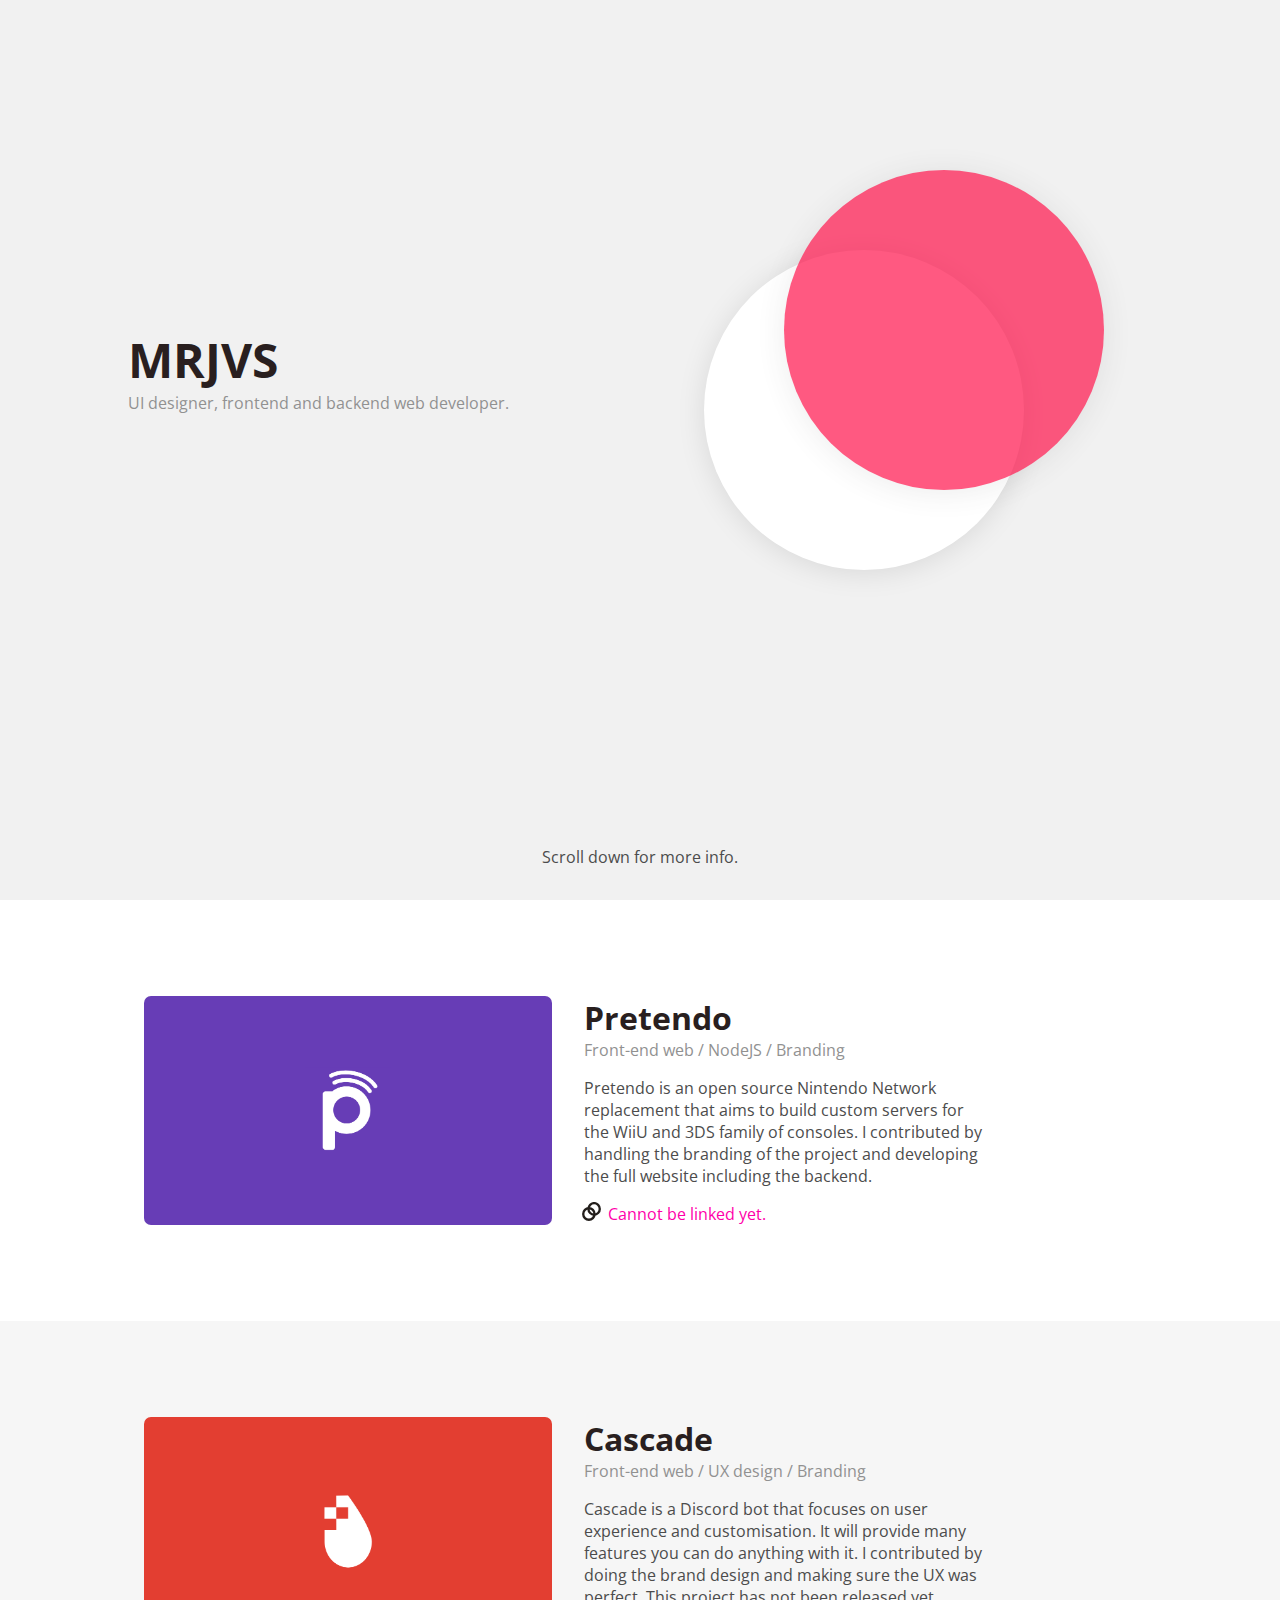
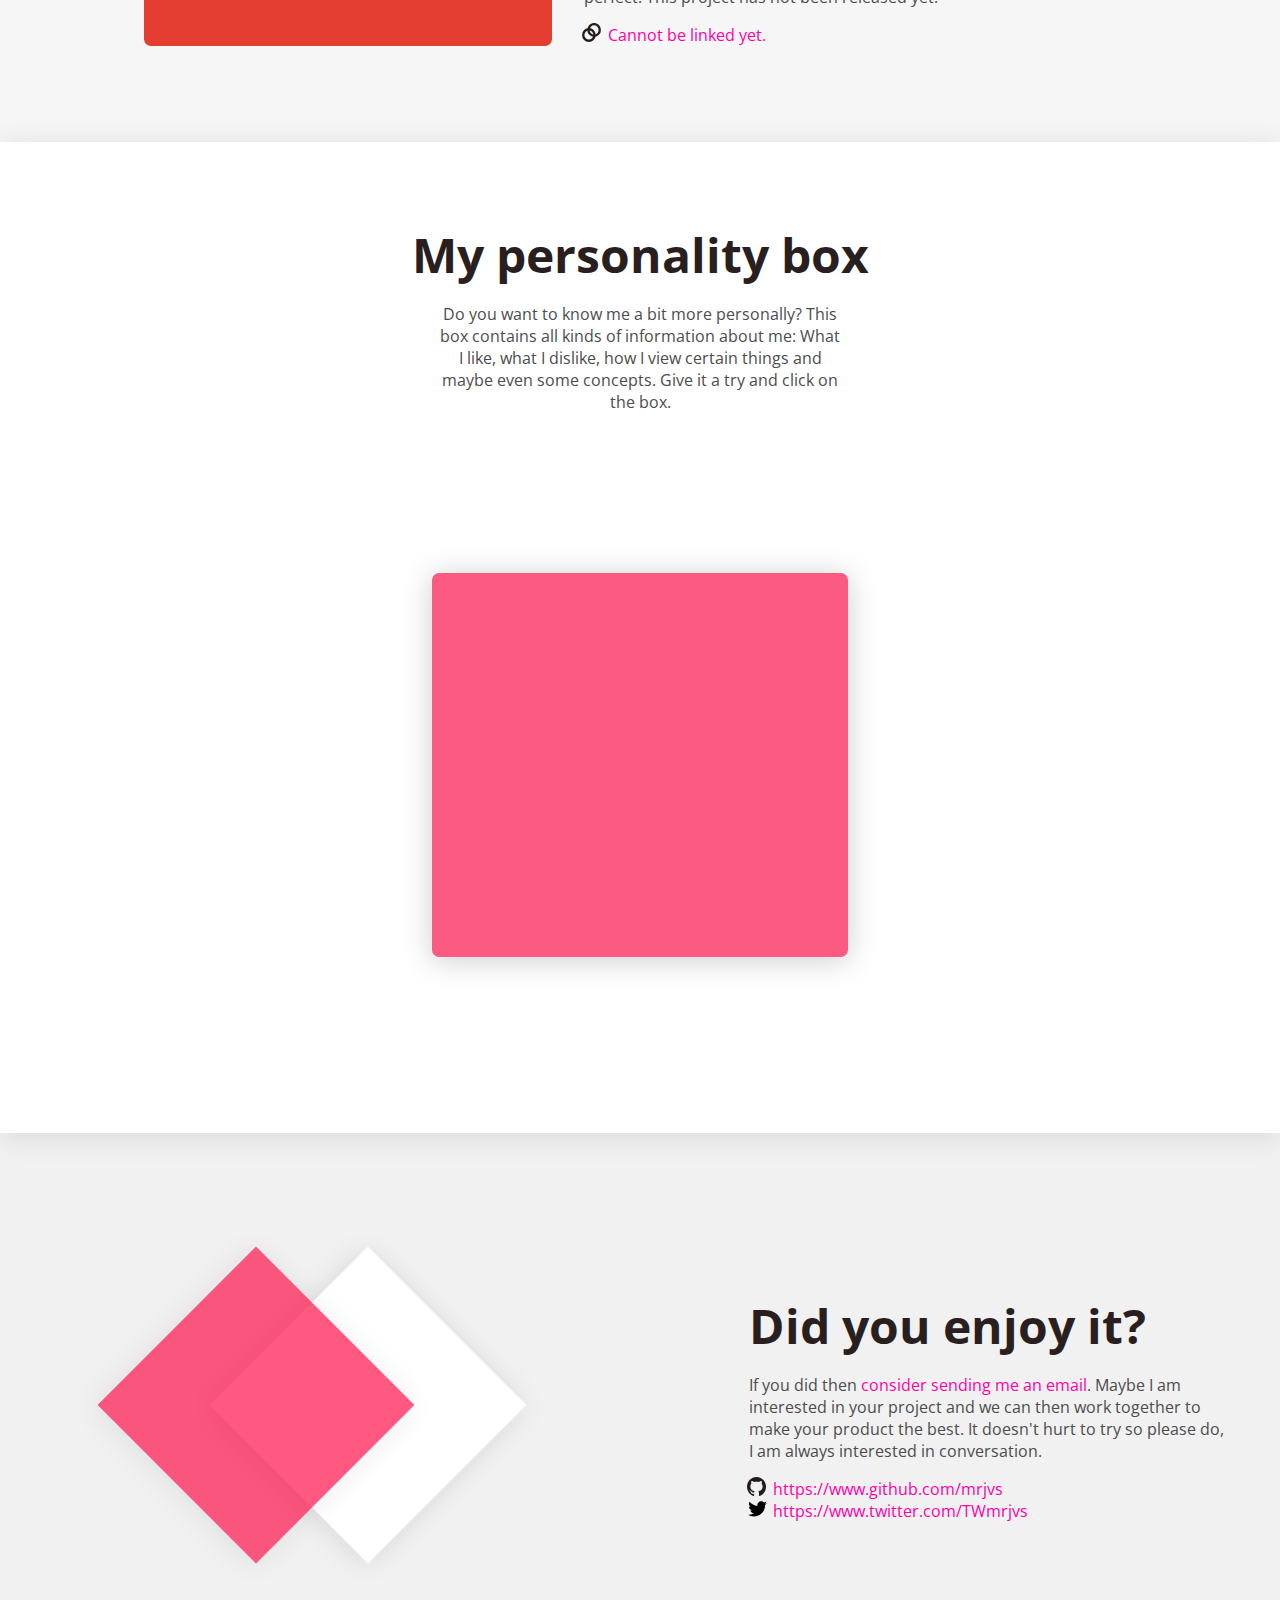
<file: index.html>
<!DOCTYPE html>
<html lang="en">
<head>
    <!-- meta tags -->
    <meta charset="UTF-8">
    <meta name="viewport" content="width=device-width, initial-scale=1.0">

    <link rel="apple-touch-icon" sizes="180x180" href="/assets/img/apple-touch-icon.png">
    <link rel="icon" type="image/png" sizes="32x32" href="/assets/img/favicon-32x32.png">
    <link rel="icon" type="image/png" sizes="16x16" href="/assets/img/favicon-16x16.png">
    <link rel="manifest" href="/assets/img/site.webmanifest">
    <link rel="mask-icon" href="/assets/img/safari-pinned-tab.svg" color="#5bbad5">
    <link rel="shortcut icon" href="/assets/img/favicon.ico">
    <meta name="apple-mobile-web-app-title" content="Mrjvs">
    <meta name="application-name" content="Mrjvs">
    <meta name="msapplication-TileColor" content="#f6557b">
    <meta name="msapplication-config" content="/assets/img/browserconfig.xml">
    <meta name="theme-color" content="#ffffff">
    
    <meta property="og:image:width" content="279">
    <meta property="og:image:height" content="279">
    <meta property="og:title" content="Mrjvs - Designer and Web Developer">
    <meta property="og:description" content="Mrjvs specializes in user interface design and web development. He works on both of these subjects with great passion.">
    <meta property="og:url" content="https://www.mrjvs.com">
    <meta property="og:image" content="https://www.mrjvs.com/assets/img/og-image.jpg">
    
    <meta name="description" content="Mrjvs specializes in user interface design and web development. He works on both of these subjects with great passion.">
    <meta name="robots" content="index, follow">
    <title>mrjvs - Designer and Web Developer</title>

    <!-- styling -->
    <link href="https://fonts.googleapis.com/css?family=Open+Sans:400,700" rel="stylesheet"> 
    <link rel="stylesheet" href="./assets/css/style.css">

    <!-- scripts -->
    <script src="./assets/js/box.js"></script>
</head>
<body>
    <header>
        <div>
            <h1>MRJVS</h1>
            <p class="txt-subhead">UI designer, frontend and backend web developer.</p>
        </div>
        <div class="figure-circle"></div>
        <p class="scroll-text">Scroll down for more info.</p>
    </header>
    <section class="portfolio">
        <article class="portfolio-item">
            <div class="portfolio-image">
                <img src="./assets/img/pretendo.png" alt="Pretendo logo">
            </div>
            <div class="portfolio-text">
                <h1>Pretendo</h1>
                <p class="txt-subhead">Front-end web / NodeJS / Branding</p>
                <p>Pretendo is an open source Nintendo Network replacement that aims to build custom servers for the WiiU and 3DS family of consoles. I contributed by handling the branding of the project and developing the full website including the backend.</p>
                <a class="ico-link">Cannot be linked yet.</a>
            </div>
        </article>
        <article class="portfolio-item">
            <div class="portfolio-image">
                <img src="./assets/img/cascade.png" alt="Pretendo logo">
            </div>
            <div class="portfolio-text">
                <h1>Cascade</h1>
                <p class="txt-subhead">Front-end web / UX design / Branding</p>
                <p>Cascade is a Discord bot that focuses on user experience and customisation. It will provide many features you can do anything with it. I contributed by doing the brand design and making sure the UX was perfect. This project has not been released yet.</p>
                <a class="ico-link">Cannot be linked yet.</a>
            </div>
        </article>
    </section>
    <section class="box">
        <h1>My personality box</h1>
        <p>Do you want to know me a bit more personally? This box contains all kinds of information about me: What I like, what I dislike, how I view certain things and maybe even some concepts. Give it a try and click on the box.</p>
        <div class="box-container">
            <div class="card-container" id="box-container">
                <div class="personality-card the-box">
                    <div class="pink-box" onclick="openBox();"></div>
                    <div class="personality-card-image" style="background-image: url('./assets/img/design.png')"></div>
                    <h1>Design</h1>
                    <p>I think graphic design is of the greatest importance; It makes a product if done well and completely breaks it when done poorly. If you start a business, you should hire a designer since it does help an enormous amount in marketing.</p>
                    <div class="button-container">
                        <button onclick="nextCard(this.parentNode.parentNode);">See another</button>
                    </div>
                </div>

                <div class="personality-card the-box card-notshown">
                    <div class="personality-card-image" style="background-image: url('./assets/img/celeste.png');"></div>
                    <h1>Celeste</h1>
                    <p>Celeste is a video game about climbing a mountain and I adore it. The way the story is told, the way the jumps are placed, the way the graphics represent emotion. It all just consumed me for a few months and I would do everything to experience it again like I did the first time.</p>
                    <div class="button-container">
                        <button onclick="nextCard(this.parentNode.parentNode);">See another</button>
                    </div>
                </div>

                <div class="personality-card the-box card-notshown">
                    <div class="personality-card-image" style="background-image: url('./assets/img/habbits.png')"></div>
                    <h1>Habits</h1>
                    <p>I struggle maintaining habits. I find it really hard to do a certain thing over and over again. I just get bored of doing repetive tasks and I can't keep myself motivated to keep going. That is also why I am really proud of myself when I finally do maintain a habbit for a while.</p>
                    <div class="button-container">
                        <button onclick="nextCard(this.parentNode.parentNode);">See another</button>
                    </div>
                </div>

                <div class="personality-card the-box card-notshown">
                    <div class="personality-card-image" style="background-image: url('./assets/img/adhd.png')"></div>
                    <h1>ADHD</h1>
                    <p>Did you know I have ADHD? You may think of it as a bad thing but I see it a skill. My brain thinks about many things at once and thus I can come up with creative ideas and solutions. An ADHD brain is not defective, It just works a bit differently.</p>
                    <div class="button-container">
                        <button onclick="nextCard(this.parentNode.parentNode);">See another</button>
                    </div>
                </div>

                <div class="personality-card the-box card-notshown">
                    <div class="personality-card-image" style="background-image: url('./assets/img/frisbee.jpg')"></div>
                    <h1>Frisbee</h1>
                    <p>In the Netherlands, there are a limited amount of sports that people play: Volley, Hockey, Soccer. Frisbee - which I love - is not one of the popular sports, most people see it as just throwing a disk. It's quite hard to join a Frisbee club because of that.</p>
                    <div class="button-container">
                        <button onclick="nextCard(this.parentNode.parentNode);">See another</button>
                    </div>
                </div>

                <div class="personality-card the-box card-notshown">
                    <div class="personality-card-image" style="background-image: url('./assets/img/undertale.png')"></div>
                    <h1>Undertale</h1>
                    <p>Undertale is an RPG that is a tribute to the old days. It has nice 8-bit music, enjoyable cliché characters and lots of playful behaviour that makes you want to be a part of their world. Nothing else to say about other than that I really like it.</p>
                    <div class="button-container">
                        <button onclick="nextCard(this.parentNode.parentNode);">See another</button>
                    </div>
                </div>

                <div class="personality-card the-box card-notshown centered">
                    <h1>The end</h1>
                    <p>Those were all of the personality cards! Thanks for being so interested in me. Shoot me an email if you want to chat some more.</p>
                </div>
            </div>
        </div>
    </section>
    <footer>
        <div class="txt">
            <h1>Did you enjoy it?</h1>
            <p>If you did then <a href="mailto:mrjvsserver@gmail.com">consider sending me an email</a>. Maybe I am interested in your project and we can then work together to make your product the best. It doesn't hurt to try so please do, I am always interested in conversation.</p>
            <a class="ico-github" href="https://www.github.com/mrjvs">https://www.github.com/mrjvs</a><br>
            <a class="ico-twitter" href="https://www.twitter.com/TWmrjvs">https://www.twitter.com/TWmrjvs</a>
        </div>
        <div class="figure-square"></div>
    </footer>
</body>
</html>
</file>
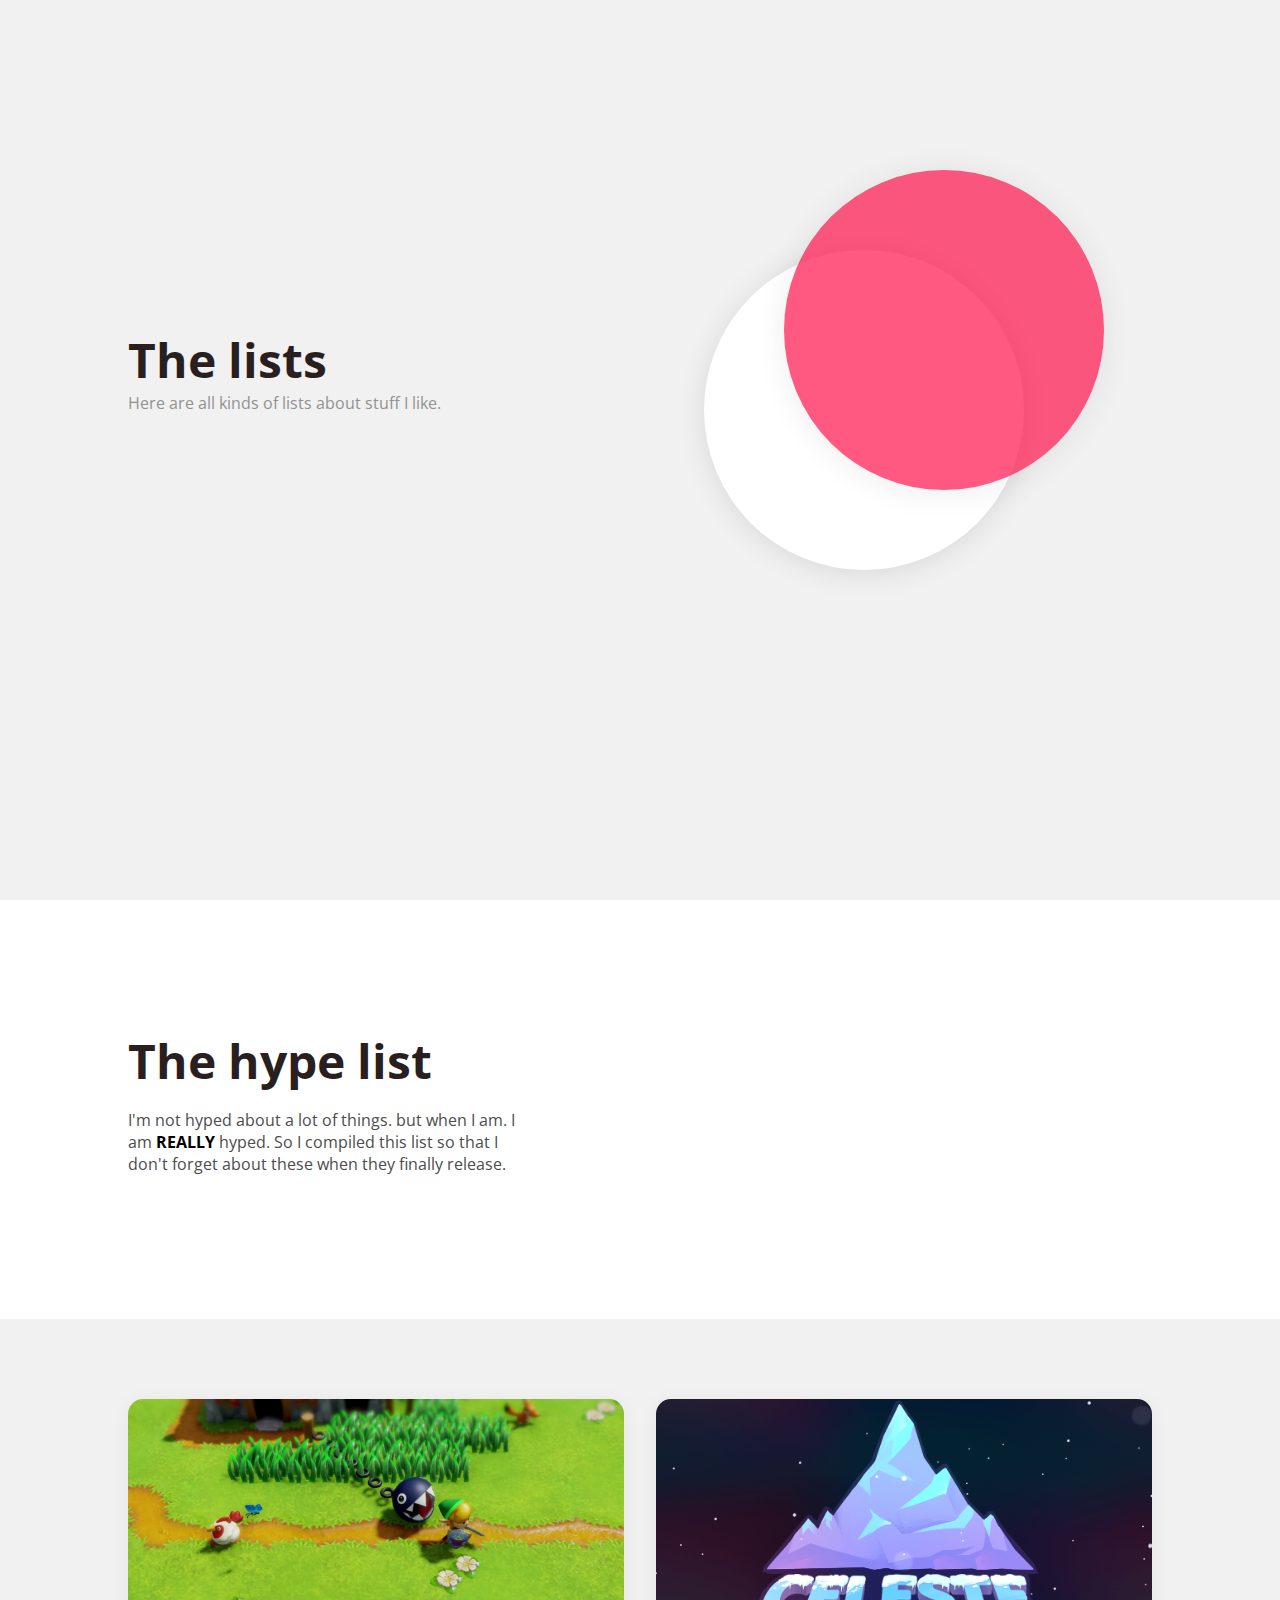
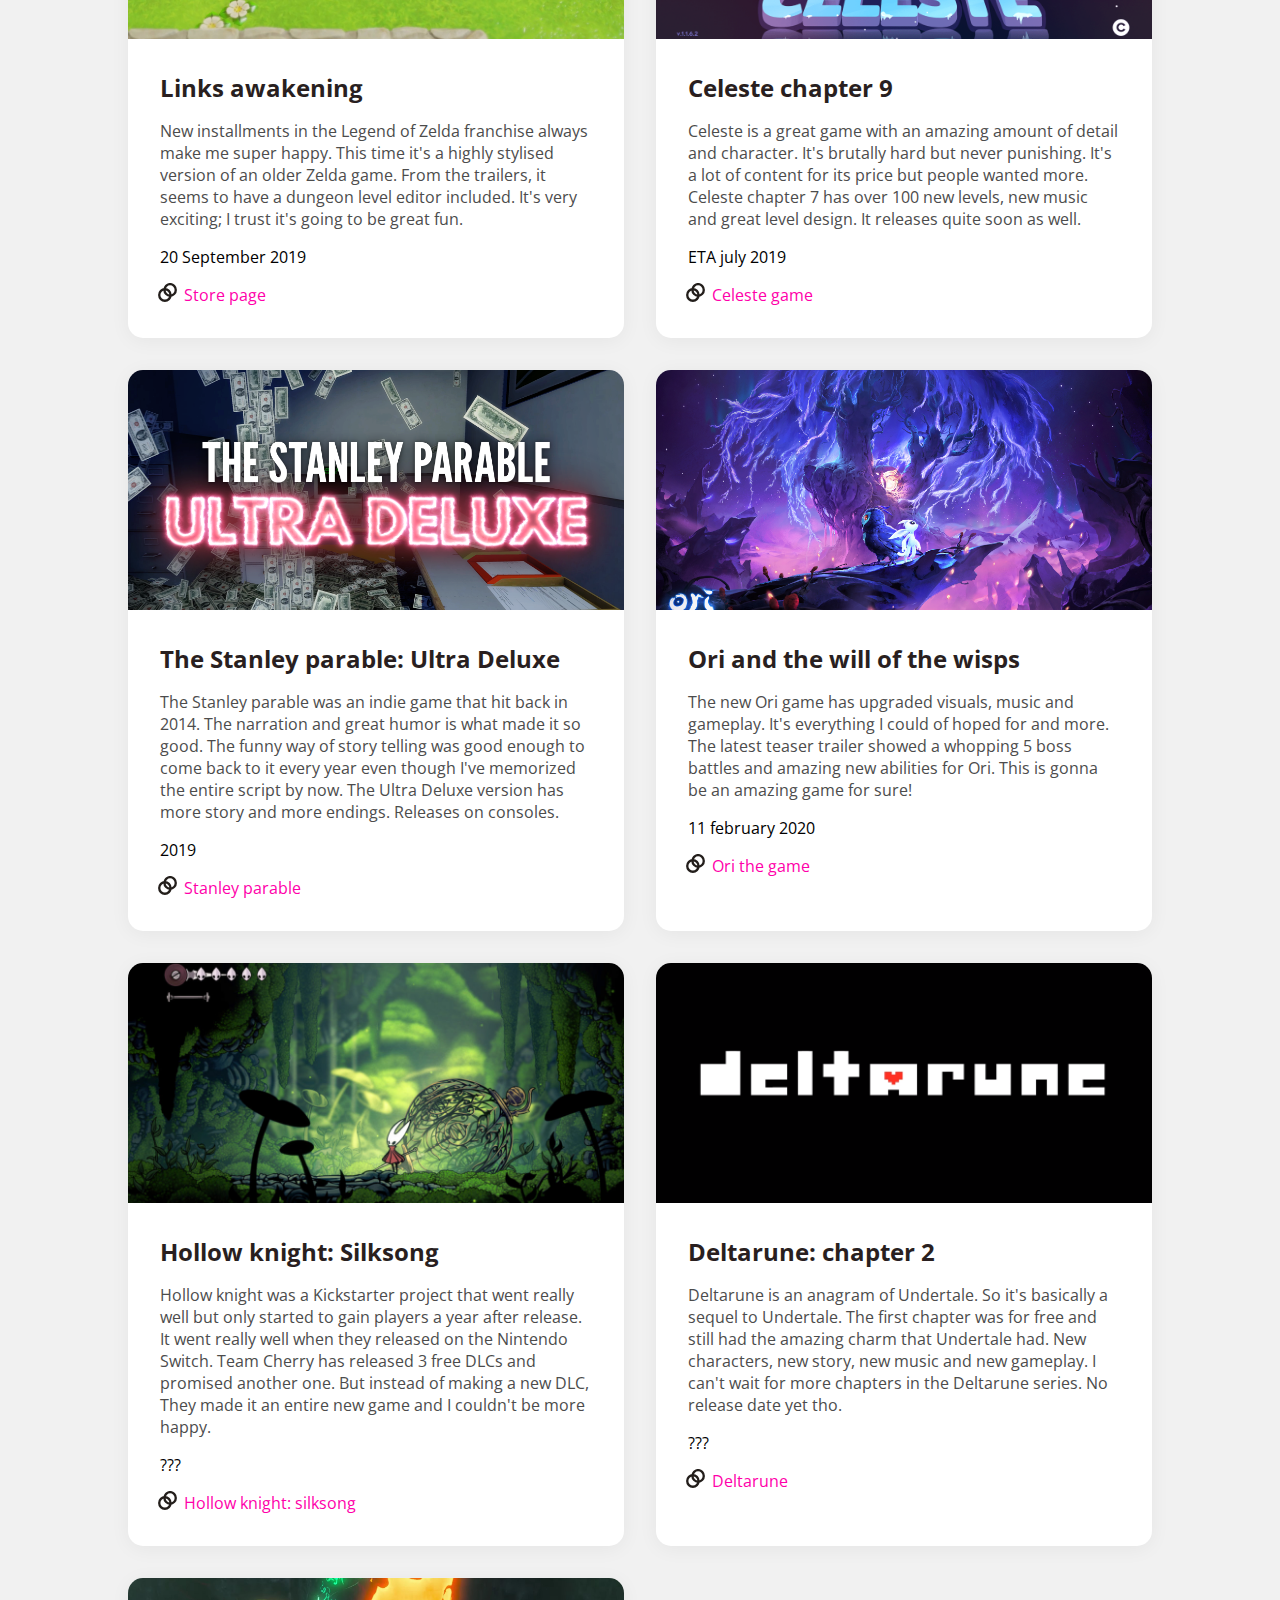
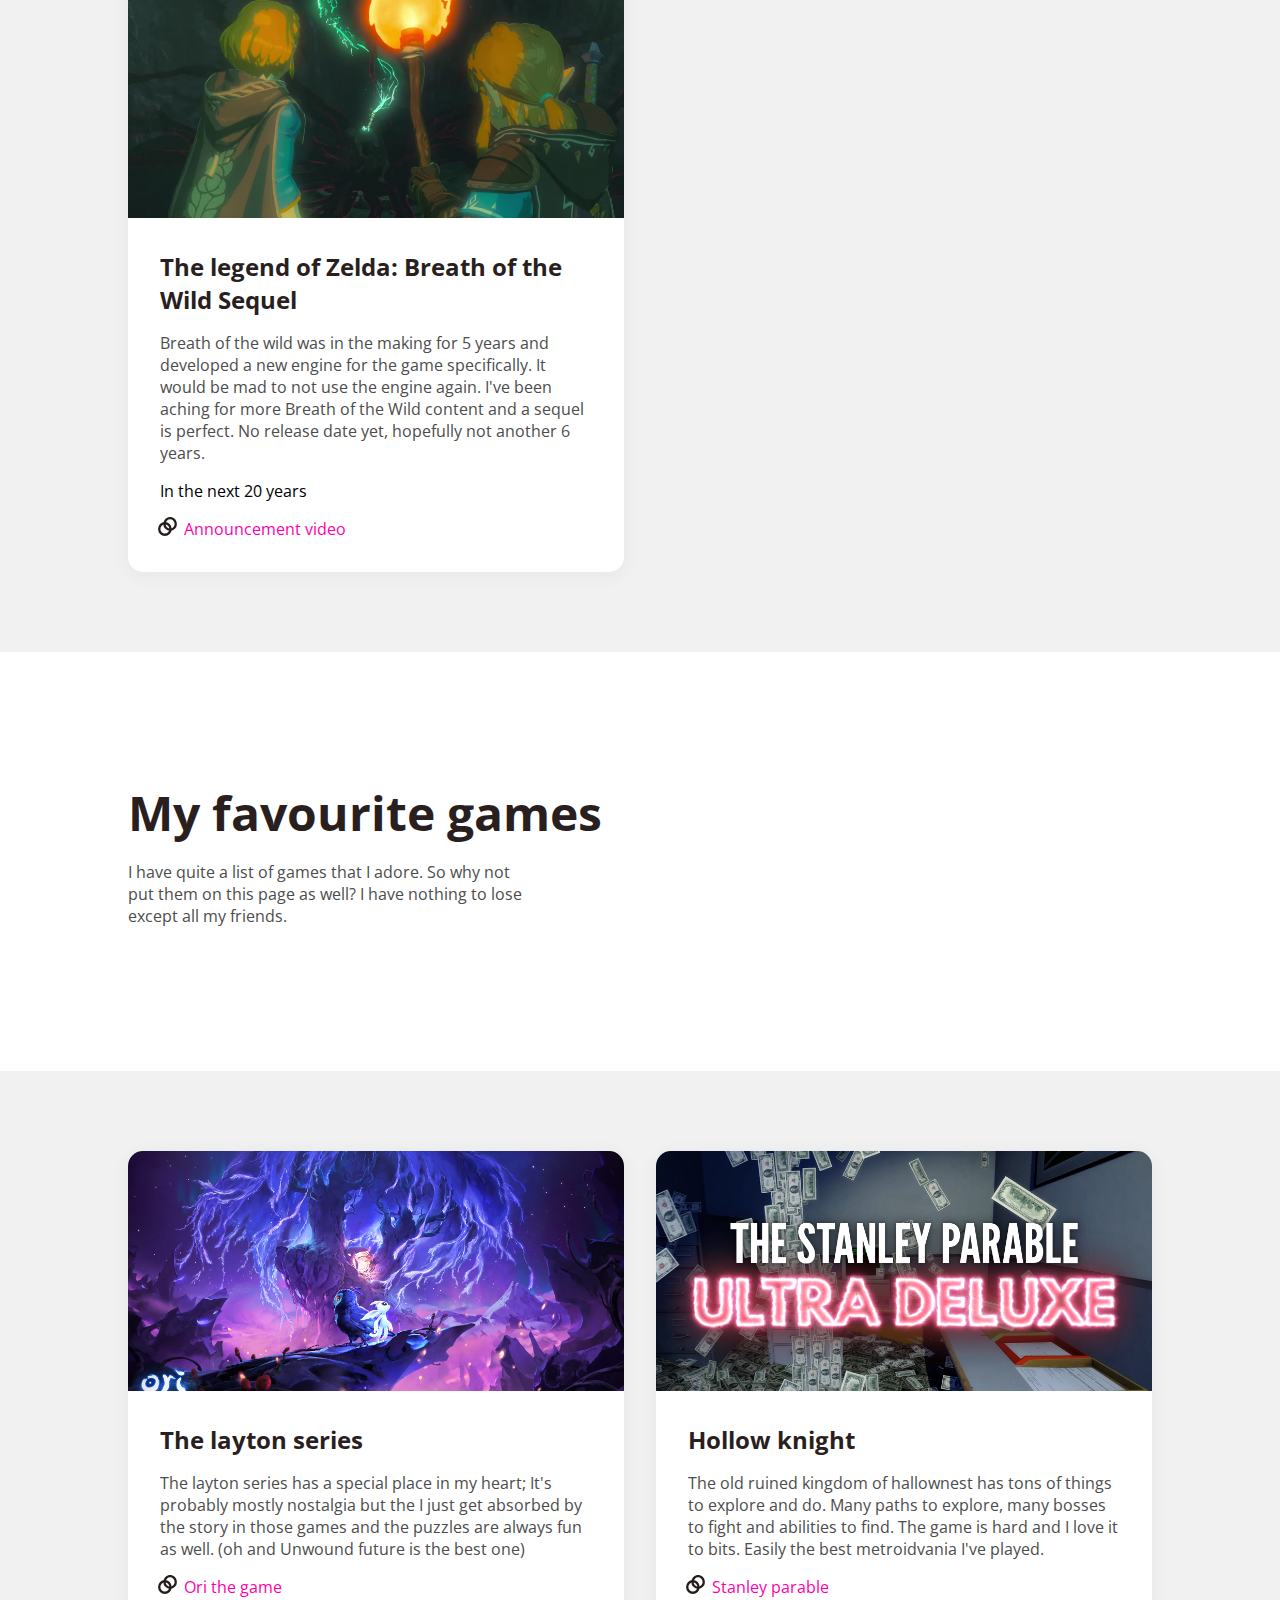
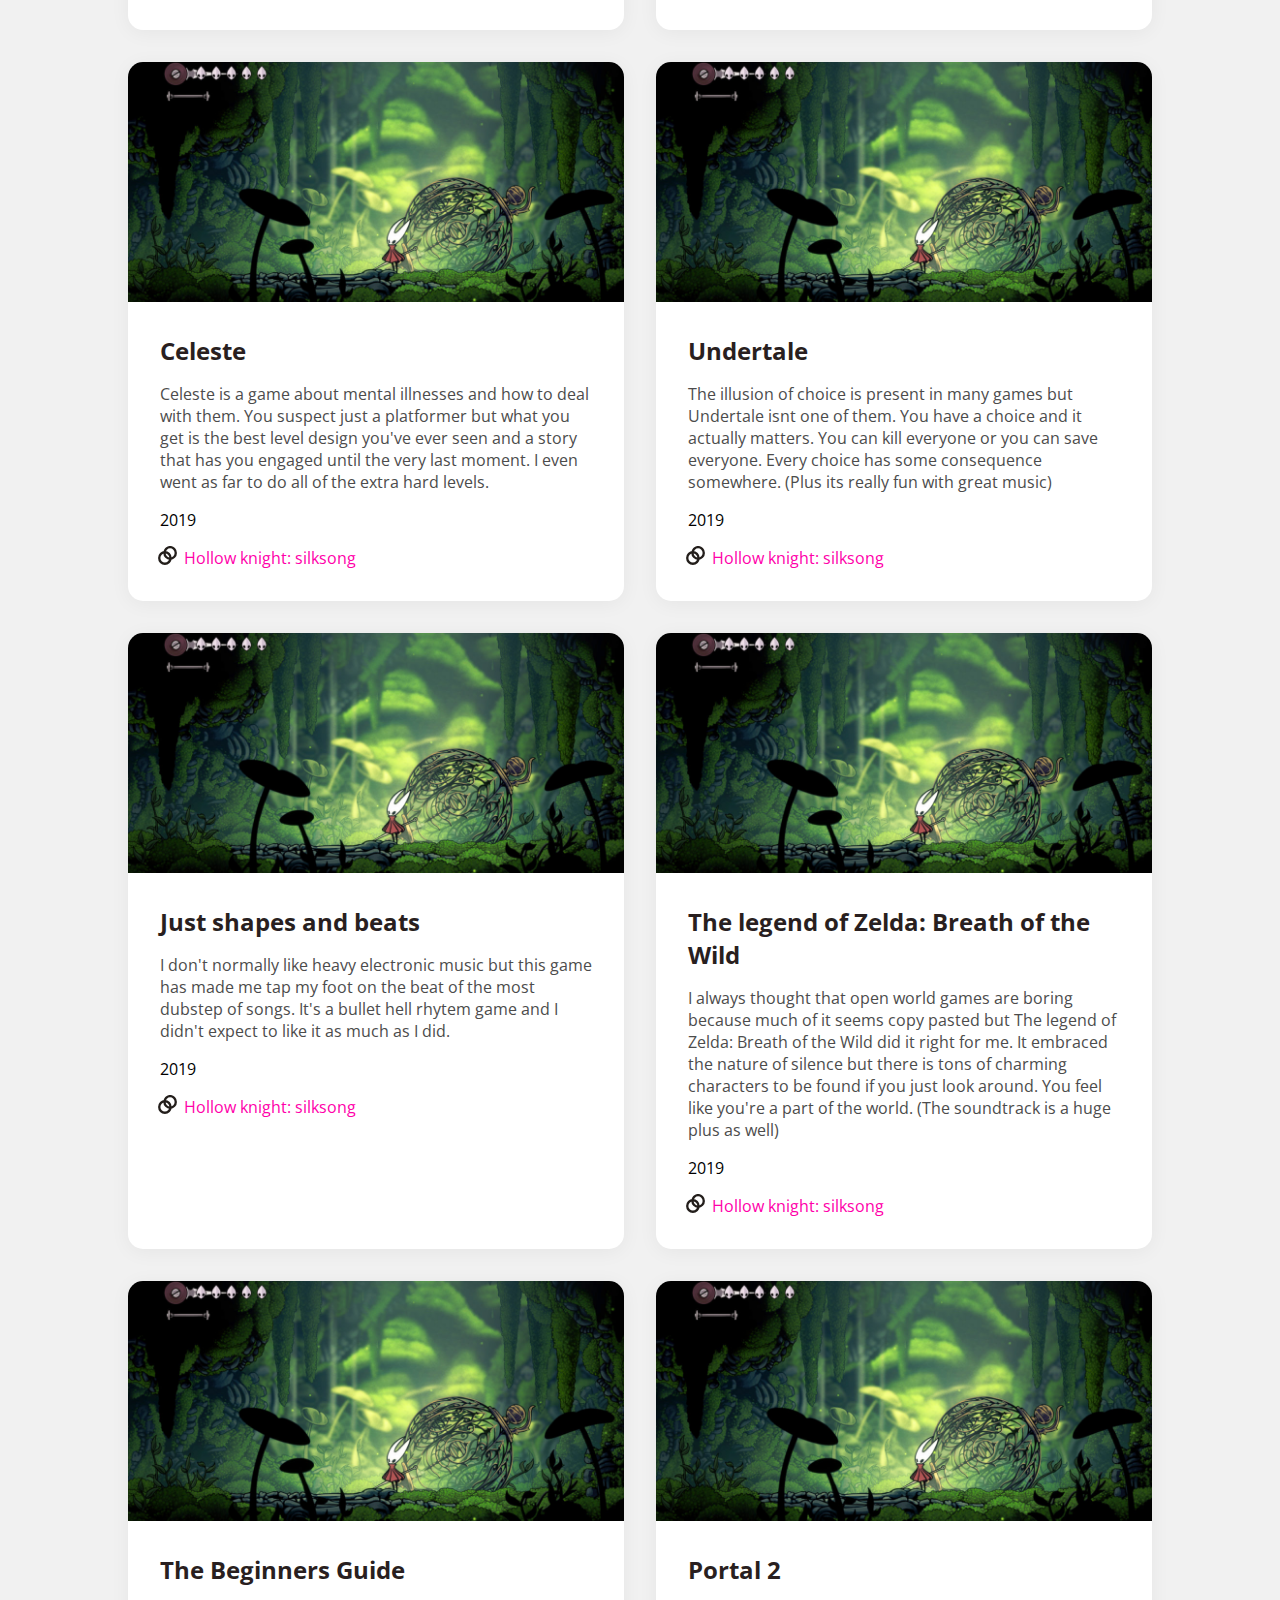
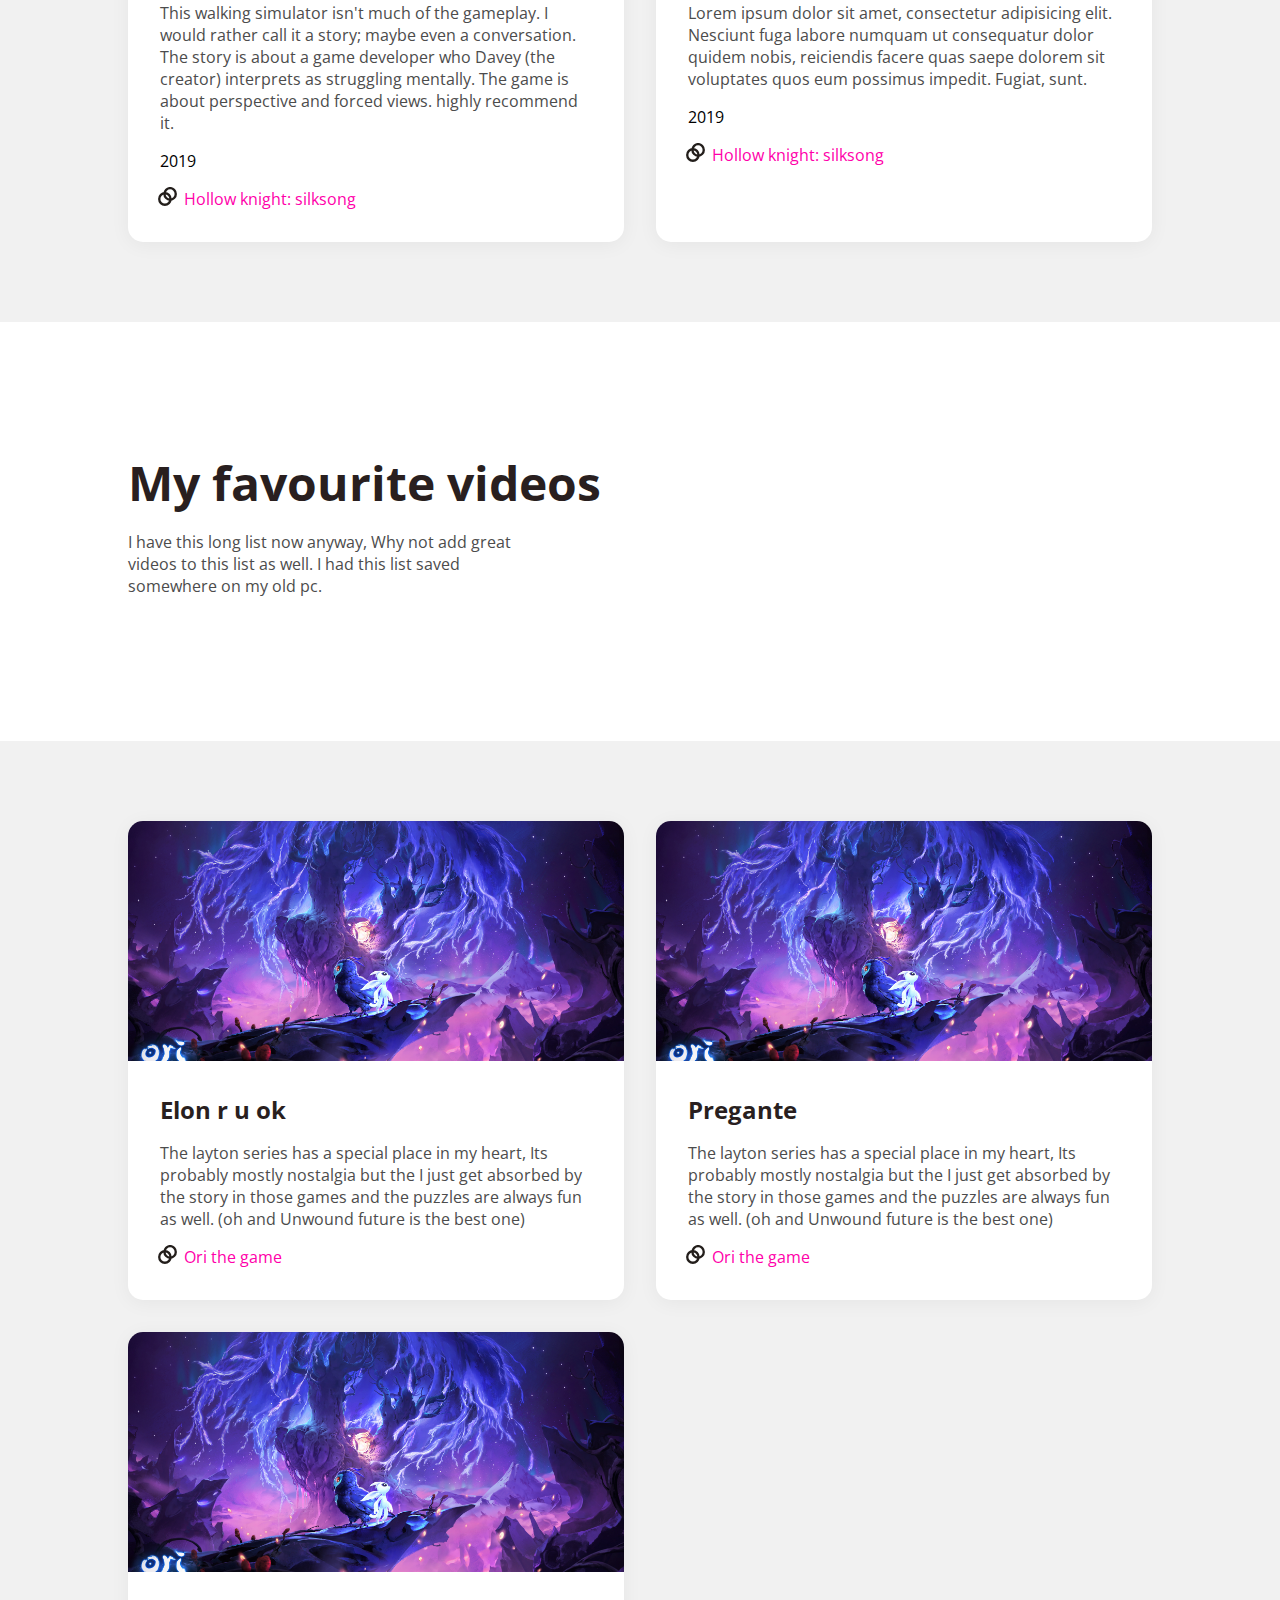
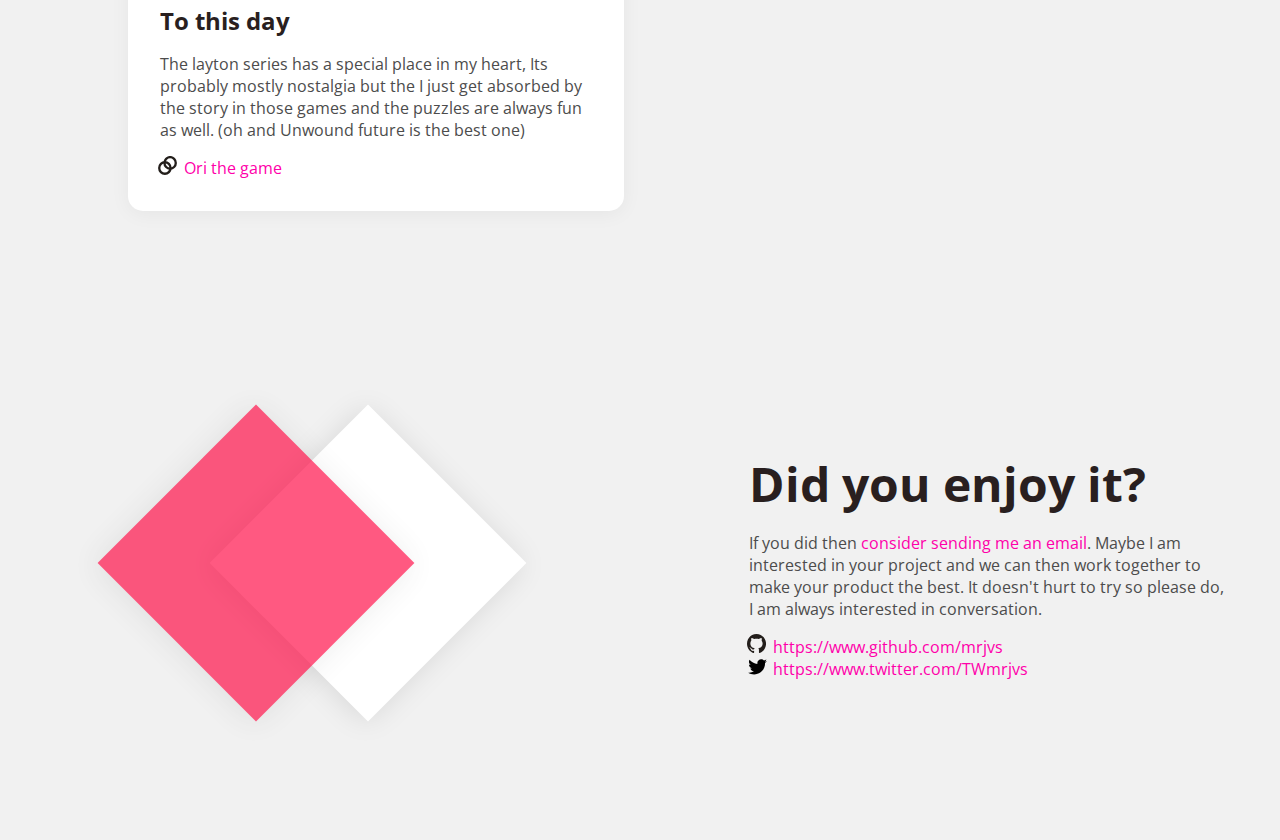
<file: lists.html>
<!DOCTYPE html>
<html lang="en">

<head>
    <!-- meta tags -->
    <meta charset="UTF-8">
    <meta name="viewport" content="width=device-width, initial-scale=1.0">

    <link rel="apple-touch-icon" sizes="180x180" href="/assets/img/apple-touch-icon.png">
    <link rel="icon" type="image/png" sizes="32x32" href="/assets/img/favicon-32x32.png">
    <link rel="icon" type="image/png" sizes="16x16" href="/assets/img/favicon-16x16.png">
    <link rel="manifest" href="/assets/img/site.webmanifest">
    <link rel="mask-icon" href="/assets/img/safari-pinned-tab.svg" color="#5bbad5">
    <link rel="shortcut icon" href="/assets/img/favicon.ico">
    <meta name="apple-mobile-web-app-title" content="Jelle van snik">
    <meta name="application-name" content="Jelle van Snik">
    <meta name="msapplication-TileColor" content="#f6557b">
    <meta name="msapplication-config" content="/assets/img/browserconfig.xml">
    <meta name="theme-color" content="#ffffff">

    <meta property="og:image:width" content="279">
    <meta property="og:image:height" content="279">
    <meta property="og:title" content="The lists - Mrjvs">
    <meta property="og:description"
        content="Mrjvs loves to keep lists to keep track of certain things. This page is his attempt to keep his lists updated.">
    <meta property="og:url" content="https://www.mrjvs.com/lists.html">
    <meta property="og:image" content="https://www.mrjvs.com/assets/img/og-image.jpg">

    <meta name="description"
        content="Mrjvs loves to keep lists to keep track of certain things. This page is his attempt to keep his lists updated.">
    <meta name="robots" content="index, follow">
    <title>The lists - Jelle van Snik</title>

    <!-- styling -->
    <link href="https://fonts.googleapis.com/css?family=Open+Sans:400,700" rel="stylesheet">
    <link rel="stylesheet" href="./assets/css/style.css">
    <link rel="stylesheet" href="./assets/css/lists.css">

</head>

<body>
    <header class="small">
        <div>
            <h1>The lists</h1>
            <p class="txt-subhead">Here are all kinds of lists about stuff I like.</p>
        </div>
        <div class="figure-circle"></div>
    </header>
    <section class="list">
        <div class="title">
            <h1>The hype list</h1>
            <p>I'm not hyped about a lot of things. but when I am. I am <span>REALLY</span> hyped. So I compiled this
                list so that I don't forget about these when they finally release.</p>
        </div>
        <div class="cards">
            <article class="card">
                <div class="card-image" style="background-image: url('./assets/img/linkawake.jpg');"></div>
                <div class="card-content">
                    <h1>Links awakening</h1>
                    <p>New installments in the Legend of Zelda franchise always make me super happy. This time it's a highly
                        stylised version of an older Zelda game. From the trailers, it seems to have a dungeon level editor
                        included. It's very exciting; I trust it's going to be great fun.
                    </p>
                    <p class="ico-time emp">20 September 2019</p>
                    <a class="ico-link" href="https://www.nintendo.com/games/detail/the-legend-of-zelda-links-awakening-switch/">Store page</a>
                </div>
            </article>
            <article class="card">
                <div class="card-image" style="background-image: url('./assets/img/celeste-banner.png');"></div>
                <div class="card-content">
                    <h1>Celeste chapter 9</h1>
                    <p>Celeste is a great game with an amazing amount of detail and character. It's brutally hard but never
                        punishing. It's a lot of content for its price but people wanted more. Celeste chapter 7 has over 100 
                        new levels, new music and great level design. It releases quite soon as well.
                    </p>
                    <p class="ico-time emp">ETA july 2019</p>
                    <a class="ico-link" href="http://www.celestegame.com/">Celeste game</a>
                </div>
            </article>
            <article class="card">
                <div class="card-image" style="background-image: url('./assets/img/stanley.png');"></div>
                <div class="card-content">
                    <h1>The Stanley parable: Ultra Deluxe</h1>
                    <p>The Stanley parable was an indie game that hit back in 2014. The narration and great humor is what made it so good.
                        The funny way of story telling was good enough to come back to it every year even though I've memorized
                        the entire script by now. The Ultra Deluxe version has more story and more endings. Releases on consoles.
                    </p>
                    <p class="ico-time emp">2019</p>
                    <a class="ico-link" href="https://stanleyparable.com">Stanley parable</a>
                </div>
            </article>
            <article class="card">
                <div class="card-image" style="background-image: url('./assets/img/oriwill.jpg');"></div>
                <div class="card-content">
                    <h1>Ori and the will of the wisps</h1>
                    <p>The new Ori game has upgraded visuals, music and gameplay. It's everything
                        I could of hoped for and more. The latest teaser trailer showed a whopping 5 boss battles and
                        amazing new abilities for Ori. This is gonna be an amazing game for sure!
                    </p>
                    <p class="ico-time emp">11 february 2020</p>
                    <a class="ico-link" href="https://www.orithegame.com/">Ori the game</a>
                </div>
            </article>
            <article class="card">
                <div class="card-image" style="background-image: url('./assets/img/silksong.jpg');"></div>
                <div class="card-content">
                    <h1>Hollow knight: Silksong</h1>
                    <p>Hollow knight was a Kickstarter project that went really well but only started to gain players a year after
                        release. It went really well when they released on the Nintendo Switch. Team Cherry has released 3 free DLCs and promised
                        another one. But instead of making a new DLC, They made it an entire new game and I couldn't be more happy.
                    </p>
                    <p class="ico-time emp">???</p>
                    <a class="ico-link" href="https://hollowknightsilksong.com/">Hollow knight: silksong</a>
                </div>
            </article>
            <article class="card">
                <div class="card-image" style="background-image: url('./assets/img/deltarune.png');"></div>
                <div class="card-content">
                    <h1>Deltarune: chapter 2</h1>
                    <p>Deltarune is an anagram of Undertale. So it's basically a sequel to Undertale. The first chapter was
                        for free and still had the amazing charm that Undertale had. New characters, new story, new music and
                        new gameplay. I can't wait for more chapters in the Deltarune series. No release date yet tho.
                    </p>
                    <p class="ico-time emp">???</p>
                    <a class="ico-link" href="https://www.deltarune.com/">Deltarune</a>
                </div>
            </article>
            <article class="card">
                <div class="card-image" style="background-image: url('./assets/img/botw2.jpg');"></div>
                <div class="card-content">
                    <h1>The legend of Zelda: Breath of the Wild Sequel</h1>
                    <p>Breath of the wild was in the making for 5 years and developed a new engine for the game specifically.
                        It would be mad to not use the engine again. I've been aching for more Breath of the Wild content and
                        a sequel is perfect. No release date yet, hopefully not another 6 years.
                    </p>
                    <p class="ico-time emp">In the next 20 years</p>
                    <a class="ico-link" href="https://www.youtube.com/watch?v=hpxrneDgODw">Announcement video</a>
                </div>
            </article>
        </div>
    </section>
    <section class="list">
        <div class="title">
            <h1>My favourite games</h1>
            <p>I have quite a list of games that I adore. So why not put them on this page as well? I have nothing to
                lose except all my friends.</p>
        </div>
        <div class="cards">
            <article class="card">
                <div class="card-image" style="background-image: url('./assets/img/oriwill.jpg');"></div>
                <div class="card-content">
                    <h1>The layton series</h1>
                    <p>The layton series has a special place in my heart; It's probably mostly nostalgia but the I just
                        get absorbed by the story in those games and the puzzles are always fun as well. (oh and Unwound
                        future is the best one)</p>
                    <a class="ico-link" href="https://www.orithegame.com/">Ori the game</a>
                </div>
            </article>
            <article class="card">
                <div class="card-image" style="background-image: url('./assets/img/stanley.png');"></div>
                <div class="card-content">
                    <h1>Hollow knight</h1>
                    <p>The old ruined kingdom of hallownest has tons of things to explore and do. Many paths to 
                        explore, many bosses to fight and abilities to find. The game is hard and I love it to bits.
                        Easily the best metroidvania I've played.
                    </p>
                    <a class="ico-link" href="https://stanleyparable.com">Stanley parable</a>
                </div>
            </article>
            <article class="card">
                <div class="card-image" style="background-image: url('./assets/img/silksong.jpg');"></div>
                <div class="card-content">
                    <h1>Celeste</h1>
                    <p>Celeste is a game about mental illnesses and how to deal with them. You suspect just
                        a platformer but what you get is the best level design you've ever seen and a story
                        that has you engaged until the very last moment. I even went as far to do all of the extra hard levels.
                    </p>
                    <p class="ico-time emp">2019</p>
                    <a class="ico-link" href="https://hollowknightsilksong.com/">Hollow knight: silksong</a>
                </div>
            </article>
            <article class="card">
                <div class="card-image" style="background-image: url('./assets/img/silksong.jpg');"></div>
                <div class="card-content">
                    <h1>Undertale</h1>
                    <p>The illusion of choice is present in many games but Undertale isnt one of them. You have
                        a choice and it actually matters. You can kill everyone or you can save everyone.
                        Every choice has some consequence somewhere. (Plus its really fun with great music)
                    </p>
                    <p class="ico-time emp">2019</p>
                    <a class="ico-link" href="https://hollowknightsilksong.com/">Hollow knight: silksong</a>
                </div>
            </article>
            <article class="card">
                <div class="card-image" style="background-image: url('./assets/img/silksong.jpg');"></div>
                <div class="card-content">
                    <h1>Just shapes and beats</h1>
                    <p>I don't normally like heavy electronic music but this game has made me tap my foot on
                        the beat of the most dubstep of songs. It's a bullet hell rhytem game and I didn't expect
                         to like it as much as I did.
                    </p>
                    <p class="ico-time emp">2019</p>
                    <a class="ico-link" href="https://hollowknightsilksong.com/">Hollow knight: silksong</a>
                </div>
            </article>
            <article class="card">
                <div class="card-image" style="background-image: url('./assets/img/silksong.jpg');"></div>
                <div class="card-content">
                    <h1>The legend of Zelda: Breath of the Wild</h1>
                    <p>I always thought that open world games are boring because much of it seems copy pasted but 
                        The legend of Zelda: Breath of the Wild did it right for me. It embraced the nature of silence but 
                        there is tons of charming characters to be found if you just look around. You feel like you're a part of the world. 
                        (The soundtrack is a huge plus as well)
                    </p>
                    <p class="ico-time emp">2019</p>
                    <a class="ico-link" href="https://hollowknightsilksong.com/">Hollow knight: silksong</a>
                </div>
            </article>
            <article class="card">
                <div class="card-image" style="background-image: url('./assets/img/silksong.jpg');"></div>
                <div class="card-content">
                    <h1>The Beginners Guide</h1>
                    <p>This walking simulator isn't much of the gameplay. I would rather call it a story; maybe even a conversation.
                        The story is about a game developer who Davey (the creator) interprets as struggling mentally. The game is
                         about perspective and forced views. highly recommend it.
                    </p>
                    <p class="ico-time emp">2019</p>
                    <a class="ico-link" href="https://hollowknightsilksong.com/">Hollow knight: silksong</a>
                </div>
            </article>
            <article class="card">
                <div class="card-image" style="background-image: url('./assets/img/silksong.jpg');"></div>
                <div class="card-content">
                    <h1>Portal 2</h1>
                    <p>Lorem ipsum dolor sit amet, consectetur adipisicing elit. Nesciunt fuga labore numquam ut
                        consequatur dolor
                        quidem nobis, reiciendis facere quas saepe dolorem sit voluptates quos eum possimus impedit.
                        Fugiat, sunt.
                    </p>
                    <p class="ico-time emp">2019</p>
                    <a class="ico-link" href="https://hollowknightsilksong.com/">Hollow knight: silksong</a>
                </div>
            </article>
        </div>
    </section>
    <section class="list">
        <div class="title">
            <h1>My favourite videos</h1>
            <p>I have this long list now anyway, Why not add great videos to this list
                as well. I had this list saved somewhere on my old pc.
            </p>
        </div>
        <div class="cards">
            <article class="card">
                <div class="card-image" style="background-image: url('./assets/img/oriwill.jpg');"></div>
                <div class="card-content">
                    <h1>Elon r u ok</h1>
                    <p>The layton series has a special place in my heart, Its probably mostly nostalgia but the I just
                        get absorbed by the story in those games and the puzzles are always fun as well. (oh and Unwound
                        future is the best one)</p>
                    <a class="ico-link" href="https://www.orithegame.com/">Ori the game</a>
                </div>
            </article>
            <article class="card">
                <div class="card-image" style="background-image: url('./assets/img/oriwill.jpg');"></div>
                <div class="card-content">
                    <h1>Pregante</h1>
                    <p>The layton series has a special place in my heart, Its probably mostly nostalgia but the I just
                        get absorbed by the story in those games and the puzzles are always fun as well. (oh and Unwound
                        future is the best one)</p>
                    <a class="ico-link" href="https://www.orithegame.com/">Ori the game</a>
                </div>
            </article>
            <article class="card">
                <div class="card-image" style="background-image: url('./assets/img/oriwill.jpg');"></div>
                <div class="card-content">
                    <h1>To this day</h1>
                    <p>The layton series has a special place in my heart, Its probably mostly nostalgia but the I just
                        get absorbed by the story in those games and the puzzles are always fun as well. (oh and Unwound
                        future is the best one)</p>
                    <a class="ico-link" href="https://www.orithegame.com/">Ori the game</a>
                </div>
            </article>
        </div>
    </section>
    <footer class="white">
        <div class="txt">
            <h1>Did you enjoy it?</h1>
            <p>If you did then <a href="mailto:mistrjvs@gmail.com">consider sending me an email</a>. Maybe I am
                interested in your project and we can then work together to make your product the best. It doesn't hurt
                to try so please do, I am always interested in conversation.</p>
            <a class="ico-github" href="https://www.github.com/mrjvs">https://www.github.com/mrjvs</a><br>
            <a class="ico-twitter" href="https://www.twitter.com/TWmrjvs">https://www.twitter.com/TWmrjvs</a>
        </div>
        <div class="figure-square"></div>
    </footer>
</body>

</html>
</file>
<file: assets/css/style.css>
/* general layout */
html, body {
    padding: 0;
    font-size: 1em;
    margin: 0;
    background-color: #F1F1F1;
    font-family: 'Open Sans', 'Segoe UI', Tahoma, Verdana, Arial, sans-serif;
}

header {
    height: 100vh;
    padding: 5rem 20vw 15rem 20vw;
    box-sizing: border-box;
    display: flex;
    align-items: flex-start;
    justify-content: center;
    flex-direction: column;
    position: relative;
}

header .scroll-text {
    display: block;
    text-align: center;
    bottom: 0;
    left: 0;
    right: 0;
    position: absolute;
    padding: 1rem;
}

footer {
    box-sizing: border-box;
    display: flex;
    padding: 10rem 15vw;
    align-items: flex-end;
    justify-content: center;
    flex-direction: column;
    position: relative;
}

footer .txt {
    width: 30rem;
}

.portfolio .portfolio-item {
    background-color: #FFF;
}
.portfolio .portfolio-item:nth-child(2n) {
    background-color: #F6F6F6;
}

.box {
    text-align: center;
    padding: 5rem 5rem 0 5rem;
    background-color: #FFF;
    box-shadow: 0 3px 29px 0 rgba(0, 0, 0, 0.1);
}
.box p {
    width: 25rem;
    margin: 1em auto 0 auto;
    max-width: 100%;
}

/* portfolio styling */
.portfolio-item {
    padding: 5rem 10vw;
    display: flex;
    box-sizing: border-box;
}

.portfolio-item .portfolio-image {
    margin: 1rem;
    display: inline-flex;
    justify-content: center;
    align-items: center;
    flex: 1;
}
.portfolio-item .portfolio-image img {
    overflow: hidden;
    border-radius: 7px;
    width: 100%;
}

.portfolio-item .portfolio-text {
    padding: 1em;
    align-self: center;
    width: 30vw;
    flex: 1;
    padding-right: 10rem;
}

/* text styling */
h1 {
    font-size: 3em;
    color: #291F1F;
    font-weight: bold;
    margin: 0;
}
p {
    color: #4C4C4C;
}
.txt-subhead {
    margin: 0;
    color: #919191;
}
.portfolio .portfolio-text h1 {
    font-size: 2em;
}
a, a:active, a:focus, a:visited {
    text-decoration: none;
    color: #FF00AA;
}
a:hover {
    color: #ce0089;
}
.ico-link {
    padding-left: 1.5em;
    position: relative;
}
.ico-link:before {
    content: "";
    display: inline-block;
    position: absolute;
    height: 1.2em;
    width: 1.2em;
    background-image: url('/assets/img/link.svg');
    background-repeat: no-repeat;
    background-size: 100%;
    top: -.05em;
    left: -.1em;
}
.ico-github {
    padding-left: 1.5em;
    position: relative;
}
.ico-github:before {
    content: "";
    display: inline-block;
    position: absolute;
    height: 1.2em;
    width: 1.2em;
    background-image: url('/assets/img/github.svg');
    background-repeat: no-repeat;
    background-size: 100%;
    top: -.1em;
    left: -.1em;
}
.ico-twitter {
    padding-left: 1.5em;
    position: relative;
}
.ico-twitter:before {
    content: "";
    display: inline-block;
    position: absolute;
    height: 2em;
    width: 2em;
    background-image: url('/assets/img/twitter.svg');
    background-repeat: no-repeat;
    background-size: 100%;
    top: -.5em;
    left: -.5em;
}

/* the box */
.box-container {
    display: flex;
    justify-content: center;
    align-items: center;
    padding: 0 0 5rem 0;
    overflow-x: hidden;
}
.personality-card.the-box {
    height: 20rem;
    width: 20rem;
    margin: 5rem auto;
    position: absolute;
    top: 0rem;
    left: 0;
    z-index: 55;
    transition: width .3s ease-in-out, height .3s ease-in-out, top .3s ease-in-out;
    background-color: white;
    padding: 2em 3em;
    text-align: left;
    box-shadow: 0 3px 29px 0 rgba(0, 0, 0, 0.2);
    display: flex;
    flex-direction: column;
    margin-left: auto;
    margin-right: auto;
}
.card-container .personality-card {
    transition: width .3s ease-in-out, height .3s ease-in-out, transform .2s ease-in-out, opacity .2s ease-in-out, top .3s ease-in-out;
    opacity: 1;
    left: 0;
    right: 0;
}
.personality-card.centered.the-box {
    justify-content: center;
}
.personality-card.centered.the-box p {
    flex: 0;
    margin: 0;
}
.personality-card.the-box.the-end {
    border-right: 4px solid #c2516b;
}
.personality-card.the-box .pink-box {
    background-color: #FB5A81;
    border-radius: 7px;
    width: 100%;
    height: 100%;
    position: absolute;
    top: 0;
    left: 0;
    cursor: pointer;
    transition: width .25s ease-in-out, border-radius .25s ease-in-out, transform .2s ease-in-out;
}
.personality-card.the-box .personality-card-image {
    width: 8rem;
    height: 8rem;
    display: block;
    margin: 0 auto 2rem auto;
    background-size: cover;
    border-radius: 50%;
    box-shadow: 0 1px 10px 0 rgba(0, 0, 0, 0.1);
}
.personality-card.the-box h1 {
    font-size: 1.9em;
    text-align: center;
    margin-bottom: .5em;
}
.personality-card.the-box p {
    flex: 1;
}
.personality-card.the-box .button-container {
    text-align: center;
}
.personality-card.the-box button {
    display: inline-block;
    font-size: 1em;
    padding: .8em 4em;
    color: #FFF;
    font-weight: normal;
    outline: none;
    border: 0;
    border-radius: 10px;
    background-color: #EA5478;
    cursor: pointer;
}
.personality-card.the-box button:hover {
    background-color: #c2516b;
}
/* box animations */
.personality-card.the-box .pink-box:hover {
    background-color: #c2516b;
    transform: scale(1.05) rotate(2deg);
}
.card-container.open .personality-card.the-box .pink-box {
    cursor: default;
}
.card-container.open .personality-card.the-box .pink-box:hover {
    transform: none;
    background-color: #EA5478;
}
.card-container {
    position: relative;
    width: 100%;
    height: 30rem;
    margin: 5rem;
}
.card-container.open .personality-card.the-box {
    animation: card-bounce .6s ease-in-out;
    animation-iteration-count: 1;
    width: 18rem;
    height: 30rem;
    top: -5rem;
}
.card-container.open .personality-card.the-box .pink-box {
    width: 4px;
    border-radius: 0;
}

.personality-card.card-hide {
    transform: translateX(-10rem) scale(.9);
    opacity: 0;
    z-index: 50;
}
.personality-card.card-notshown {
    transform: translateX(10rem) scale(.9);
    opacity: 0;
    z-index: 50;
}

@keyframes card-bounce {
    0% {
        height: 20rem;
        width: 20rem;
    }
    50% {
        width: 17rem;
        height: 31rem;
    }
    100% {
        width: 18rem;
        height: 30rem;
    }
}

@keyframes card-bounce-small {
    0% {
        height: 20rem;
        width: 20rem;
        left: 0;
    }
    50% {
        width: 105%;
        left: -2.5%;
        height: 31rem;
    }
    100% {
        width: 100vw;
        height: 30rem;
        left: 0;
        padding: 1em .5em;
    }
}

/* figures */
.figure-circle:before {
    content: "";
    display: block;
    background-color: #FFF;
    border-radius: 50%;
    height: 20rem;
    width: 20rem;
    position: absolute;
    top: 0;
    right: 0;
    box-shadow: 0 3px 29px 0 rgba(0, 0, 0, 0.1);
}
.figure-circle:after {
    content: "";
    display: block;
    background-color: #FF1049;
    border-radius: 50%;
    opacity: .69; /* heh heh */
    height: 20rem;
    width: 20rem;
    position: absolute;
    left: 0;
    bottom: 0;
    box-shadow: 0 3px 29px 0 rgba(0, 0, 0, 0.1);
}
.figure-circle {
    position: absolute;
    right: 25vw;
    width: 15rem;
    height: 15rem;
}
.figure-square:before {
    content: "";
    display: block;
    background-color: #FFF;
    height: 14rem;
    width: 14rem;
    position: absolute;
    left: 0;
    transform: rotateZ(45deg);
    box-shadow: 0 3px 29px 0 rgba(0, 0, 0, 0.1);
}
.figure-square:after {
    content: "";
    display: block;
    background-color: #FF1049;
    opacity: .69; /* heh heh */
    height: 14rem;
    width: 14rem;
    position: absolute;
    right: 0;
    transform: rotateZ(45deg);
    box-shadow: 0 3px 29px 0 rgba(0, 0, 0, 0.1);
}
.figure-square {
    position: absolute;
    left: 25vw;
    top: 10rem;
    width: 7rem;
    height: 7rem;
}

/* responsive layout */
@media screen and (max-width: 1300px) {
    header {
        padding: 5rem 10vw 15rem 10vw;
    }
    .figure-circle {
        position: absolute;
        right: 20vw;
        width: 15rem;
        height: 15rem;
    }
    footer {
        padding: 10rem 4vw;
    }
    .figure-square {
        left: 20vw;
    }
}
@media screen and (max-width: 1000px) {
    h1 {
        font-size: 2.5em;
    }
    header {
        flex-direction: row;
        padding: 60vh 2em 2em 2em;
    }
    .figure-circle {
        position: absolute;
        width: 20vw;
        height: 20vw;
        top: 20vh;
        right: auto;
        margin: auto;
    }
    .figure-circle:before,.figure-circle:after {
        height: 30vw;
        width: 30vw;
    }
    footer {
        padding: 20rem 2rem 10rem 2rem;
    }
    footer .txt {
        margin: auto;
    }
    .figure-square {
        left: 20vw;
    }
    .figure-square {
        left: 0;
        right: 0;
        top: 7rem;
        width: 6rem;
        height: 6rem;
        margin: auto;
    }
    .figure-square:before,.figure-square:after {
        height: 10rem;
        width: 10rem;
    }
    .box {
        text-align: center;
        padding: 5rem 1rem;
    }
    .portfolio-item {
        flex-direction: column;
    }
    .portfolio-item .portfolio-text {
        width: auto;
        padding: 0;
        margin: 0 1rem;
    }
    .card-container {
        margin: 1rem;
    }
}
@media screen and (max-width: 550px) {
    header {
        text-align: center;
    }
    footer .txt {
        width: 100%;
    }
    .figure-circle {
        position: absolute;
        width: 7rem;
        height: 7rem;
    }
    .figure-circle:before,.figure-circle:after {
        height: 10rem;
        width: 10rem;
    }
    .portfolio-item {
        padding: 5rem 5vw;
    }
    .personality-card.the-box {
        height: 15rem;
        width: 15rem;
        margin: 1em auto;
        font-size: .8em;
    }
    .card-container {
        margin: 1em;
    }
    .card-container.open .personality-card.the-box {
        animation: card-bounce-small .6s ease-in-out;
        animation-iteration-count: 1;
        width: 100%;
        height: auto;
        top: 0;
        font-size: 1em;
        box-sizing: border-box;
        padding: 1em .5em;
    }
    .box {
        padding: 5rem 0 0 0;
    }
    .box p, .box h1 {
        padding: 0 1em;
        box-sizing: border-box;
    }
    .personality-card.the-box .personality-card-image {
        height: 6rem;
        width: 6rem;
        margin: 0 auto .5em auto;
    }

    .personality-card.the-box h1 {
        margin: 0;
    }
    .personality-card.the-box .button-container {
        padding: 1em 0;
    }
    .personality-card.the-box p {
        margin-bottom: .5em;
    }
    .personality-card.the-box:last-child {
        min-height: 20rem;
    }
    .personality-card.the-box:last-child h1 {
        margin-bottom: .5em;
    }
}
</file>
<file: assets/css/lists.css>
.list {
    background-color: #F1F1F1;
}

.list div.title {
    padding: 8rem 8rem;
    background-color: #FFF;
}

.list div.title p {
    max-width: 400px;
}

.list div.title p span {
    font-weight: bold;
    color: #000;
}

.list div.cards {
    padding: 5rem 8rem;
    display: grid;
    grid-template-columns: repeat(auto-fill, minmax(400px, 1fr));
    grid-gap: 2rem;
}

.card {
    overflow: hidden;
    border-radius: 15px;
    box-sizing: border-box;
    background-color: #FFF;
    box-shadow: 0 3px 20px 0 rgba(0,0,0,.05);
}

.card .card-image {
    background-color: #e4e4e4;
    background-size: cover;
    background-position: center;
    height: 15rem;
}

.card .card-content {
    padding: 2rem;
}

.card .card-content h1 {
    font-size: 1.5em;
}

.card .card-content .emp {
    color: #000;
}

@media screen and (max-width: 670px) {
    .list div.title {
        padding: 5rem 2rem;
        background-color: #FFF;
    }

    .list div.cards {
        padding: 3rem 2rem;
        grid-template-columns: repeat(auto-fill, 100%);
    }
}
</file>
